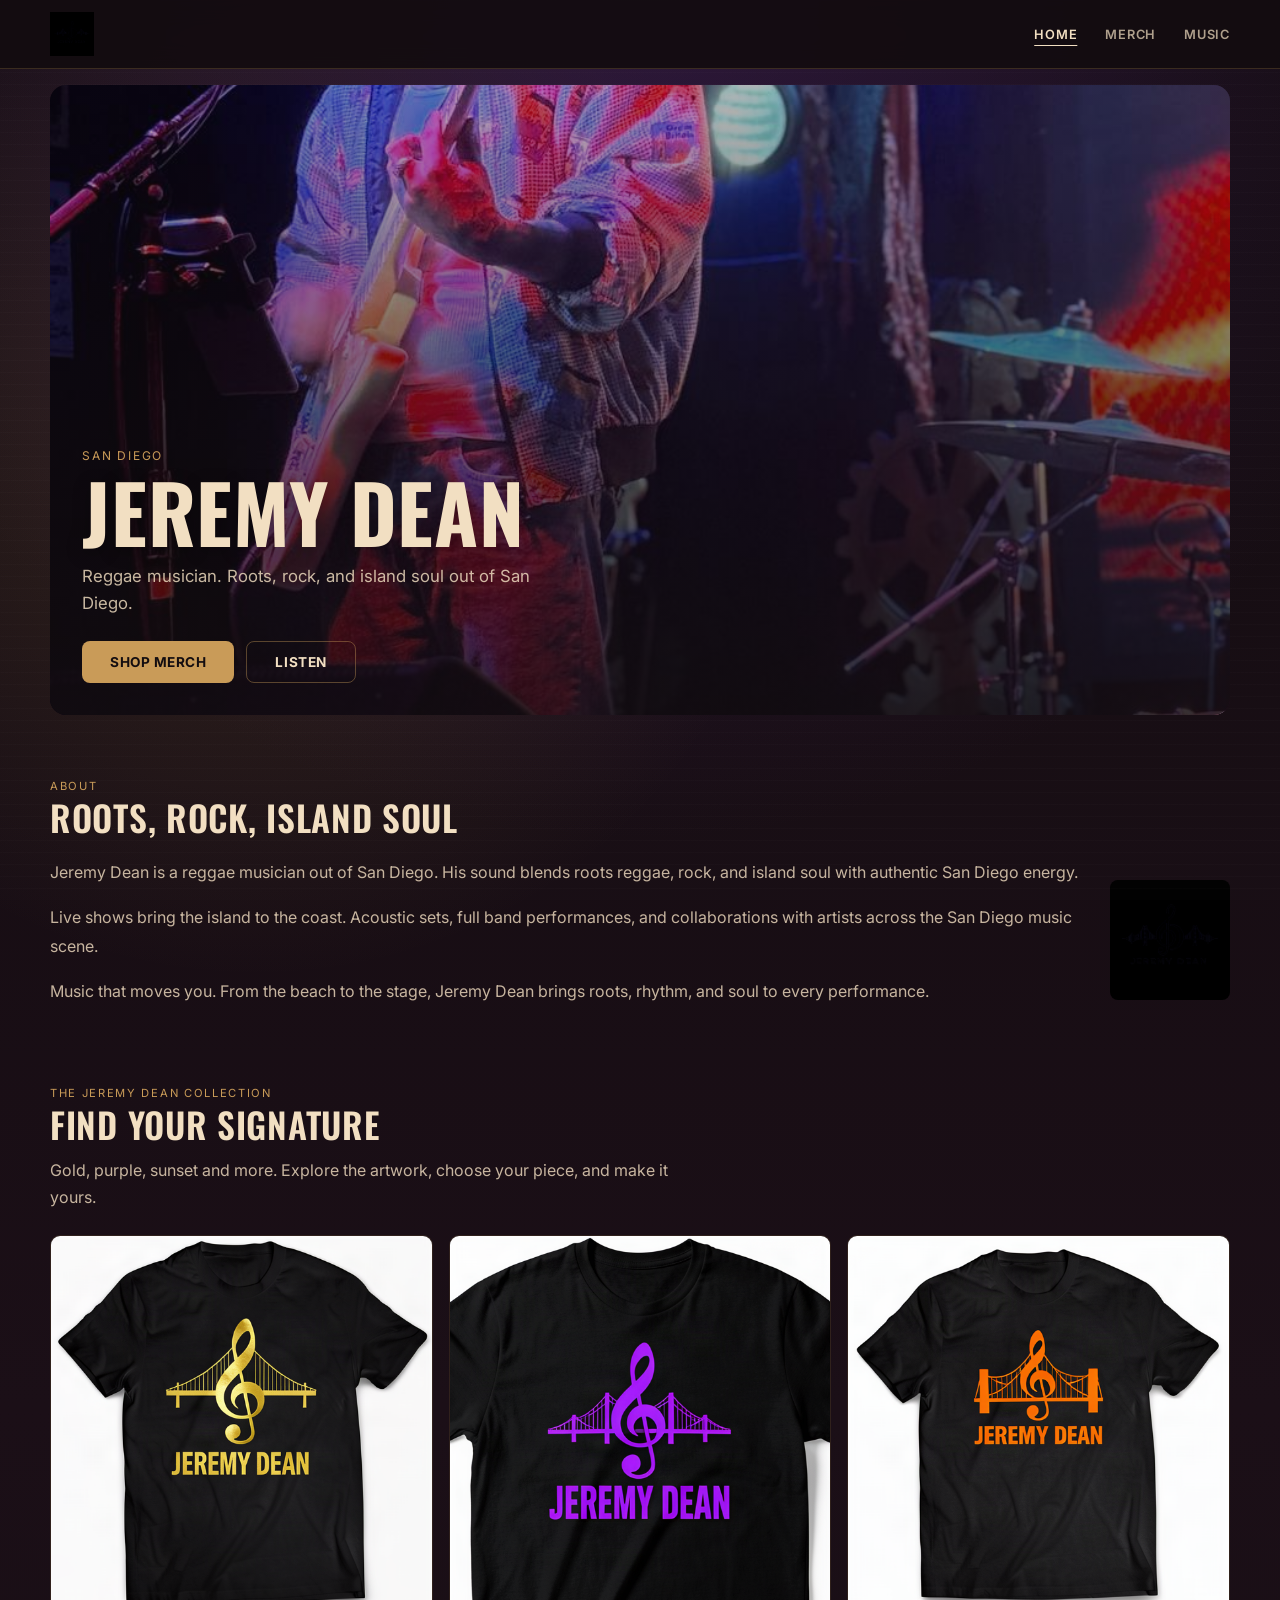
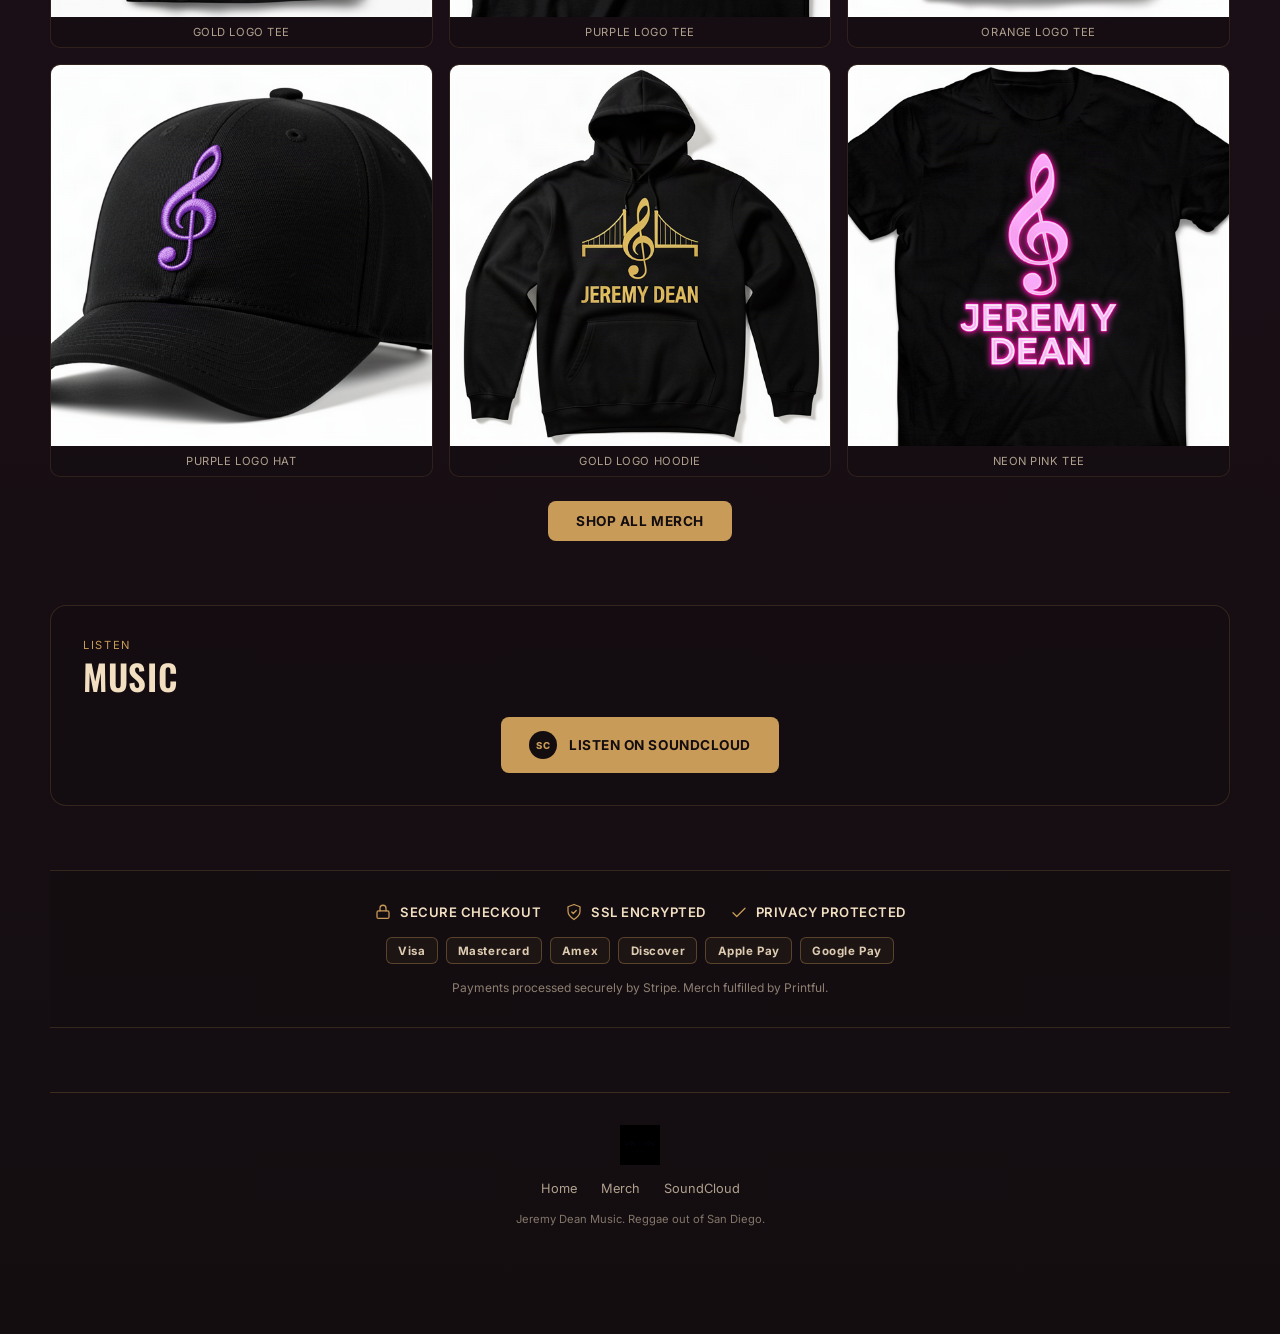
<file: index.html>
<!doctype html>
<html lang="en">
<head>
<meta charset="UTF-8" />
<meta name="viewport" content="width=device-width, initial-scale=1.0" />
<title>Jeremy Dean | Music</title>
<meta name="description" content="Jeremy Dean. Reggae musician out of San Diego. Roots, rock, and island soul." />
<meta property="og:type" content="website" />
<meta property="og:title" content="Jeremy Dean | Music" />
<meta property="og:description" content="Jeremy Dean. Reggae musician out of San Diego. Roots, rock, and island soul." />
<meta property="og:url" content="https://jeremydeanmusic.com" />
<meta property="og:image" content="https://jeremydeanmusic.com/assets/jeremy-dean-live-wide.jpg" />
<link rel="preconnect" href="https://fonts.googleapis.com" />
<link rel="preconnect" href="https://fonts.gstatic.com" crossorigin />
<link href="https://fonts.googleapis.com/css2?family=Inter:wght@400;500;600;700;800&family=Oswald:wght@400;500;600;700&display=swap" rel="stylesheet" />
<link rel="stylesheet" href="flyer.css" />
<link rel="stylesheet" href="site.css" />
<meta http-equiv="Cache-Control" content="no-cache, no-store, must-revalidate">
</head>
<body>

<header class="site-nav">
  <div class="site-nav__inner">
    <a href="/" class="site-nav__logo">
      <img src="assets/jeremy-dean-brand-mark.jpg" alt="Jeremy Dean" />
    </a>
    <nav class="site-nav__links">
      <a href="/" aria-current="page">Home</a>
      <a href="/merch.html">Merch</a>
      <a href="https://on.soundcloud.com/svPY4LJOPZWUl74EOf" target="_blank" rel="noreferrer">Music</a>
    </nav>
  </div>
</header>

<a class="skip-link" href="#main">Skip to content</a>
<main class="site-main" id="main">

  <section class="site-hero">
    <div class="site-hero__bg">
      <img src="assets/jeremy-dean-live-wide.jpg" alt="" />
    </div>
    <div class="site-hero__overlay"></div>
    <div class="site-hero__content">
      <p class="site-hero__kicker">San Diego</p>
      <h1>Jeremy Dean</h1>
      <p class="site-hero__sub">Reggae musician. Roots, rock, and island soul out of San Diego.</p>
      <div class="site-hero__actions">
        <a href="/merch.html" class="site-btn site-btn--primary">Shop Merch</a>
        <a href="https://on.soundcloud.com/svPY4LJOPZWUl74EOf" target="_blank" rel="noreferrer" class="site-btn site-btn--ghost">Listen</a>
      </div>
    </div>
  </section>

  <section class="site-section">
    <div class="site-section__head">
      <p class="site-label">About</p>
      <h2>Roots, rock, island soul</h2>
    </div>
    <div class="site-about">
      <div class="site-about__text">
        <p>Jeremy Dean is a reggae musician out of San Diego. His sound blends roots reggae, rock, and island soul with authentic San Diego energy.</p>
        <p>Live shows bring the island to the coast. Acoustic sets, full band performances, and collaborations with artists across the San Diego music scene.</p>
        <p>Music that moves you. From the beach to the stage, Jeremy Dean brings roots, rhythm, and soul to every performance.</p>
      </div>
      <div class="site-about__logo">
        <img src="assets/jeremy-dean-brand-mark.jpg" alt="Jeremy Dean logo" />
      </div>
    </div>
  </section>


  <section class="site-section">
    <div class="site-section__head">
      <p class="site-label">The Jeremy Dean collection</p>
      <h2>Find your signature</h2>
      <p class="site-collection-copy">Gold, purple, sunset and more. Explore the artwork, choose your piece, and make it yours.</p>
    </div>
    <div class="site-merch-preview">
      <div class="site-merch-grid">
        <a href="/merch.html" class="site-merch-item"><img src="assets/jd-mockup-tee-gold.jpg" alt="Gold Logo Tee" loading="lazy" /><span>Gold Logo Tee</span></a>
        <a href="/merch.html" class="site-merch-item"><img src="assets/jd-mockup-tee-purple.jpg" alt="Purple Logo Tee" /><span>Purple Logo Tee</span></a>
        <a href="/merch.html" class="site-merch-item"><img src="assets/jd-mockup-tee-orange.jpg" alt="Orange Logo Tee" /><span>Orange Logo Tee</span></a>
        <a href="/merch.html" class="site-merch-item"><img src="assets/jd-mockup-hat-purple.jpg" alt="Purple Logo Hat" /><span>Purple Logo Hat</span></a>
        <a href="/merch.html" class="site-merch-item"><img src="assets/jd-mockup-hoodie-gold.jpg" alt="Gold Logo Hoodie" /><span>Gold Logo Hoodie</span></a>
        <a href="/merch.html" class="site-merch-item"><img src="assets/jd-mockup-tee-neonpink.jpg" alt="Neon Pink Tee" /><span>Neon Pink Tee</span></a>
      </div>
      <a href="/merch.html" class="site-btn site-btn--primary">Shop all merch</a>
    </div>
  </section>

  <section class="site-section site-section--dark" id="music">
    <div class="site-section__head">
      <p class="site-label">Listen</p>
      <h2>Music</h2>
    </div>
    <div class="site-music">
      <a href="https://on.soundcloud.com/svPY4LJOPZWUl74EOf" target="_blank" rel="noreferrer" class="site-music__link">
        <span class="site-music__icon">SC</span>
        <span>Listen on SoundCloud</span>
      </a>
    </div>
  </section>

  <section class="site-trust" aria-label="Secure checkout and accepted payment methods">
    <div class="site-trust__inner">
      <div class="site-trust__badges">
        <span class="site-trust__badge">
          <svg viewBox="0 0 24 24" width="18" height="18" fill="none" stroke="currentColor" stroke-width="1.7" stroke-linecap="round" stroke-linejoin="round" aria-hidden="true"><rect x="4" y="10.5" width="16" height="10" rx="2"/><path d="M8 10.5V7a4 4 0 0 1 8 0v3.5"/></svg>
          Secure Checkout
        </span>
        <span class="site-trust__badge">
          <svg viewBox="0 0 24 24" width="18" height="18" fill="none" stroke="currentColor" stroke-width="1.7" stroke-linecap="round" stroke-linejoin="round" aria-hidden="true"><path d="M12 2 4 5v6c0 5 3.5 8 8 11 4.5-3 8-6 8-11V5z"/><path d="m9 12 2 2 4-4"/></svg>
          SSL Encrypted
        </span>
        <span class="site-trust__badge">
          <svg viewBox="0 0 24 24" width="18" height="18" fill="none" stroke="currentColor" stroke-width="1.7" stroke-linecap="round" stroke-linejoin="round" aria-hidden="true"><path d="M20 7 9 18l-5-5"/></svg>
          Privacy Protected
        </span>
      </div>
      <div class="site-trust__cards" aria-label="Accepted payment methods">
        <span class="site-trust__card">Visa</span>
        <span class="site-trust__card">Mastercard</span>
        <span class="site-trust__card">Amex</span>
        <span class="site-trust__card">Discover</span>
        <span class="site-trust__card">Apple&nbsp;Pay</span>
        <span class="site-trust__card">Google&nbsp;Pay</span>
      </div>
      <p class="site-trust__note">Payments processed securely by Stripe. Merch fulfilled by Printful.</p>
    </div>
  </section>

  <footer class="site-footer">
    <div class="site-footer__inner">
      <img src="assets/jeremy-dean-brand-mark.jpg" alt="Jeremy Dean" class="site-footer__logo" />
      <div class="site-footer__links">
        <a href="/">Home</a>
          <a href="/merch.html">Merch</a>
        <a href="https://on.soundcloud.com/svPY4LJOPZWUl74EOf" target="_blank" rel="noreferrer">SoundCloud</a>
      </div>
      <p class="site-footer__copy">Jeremy Dean Music. Reggae out of San Diego.</p>
    </div>
  </footer>

</main>

</body>
</html>
</file>
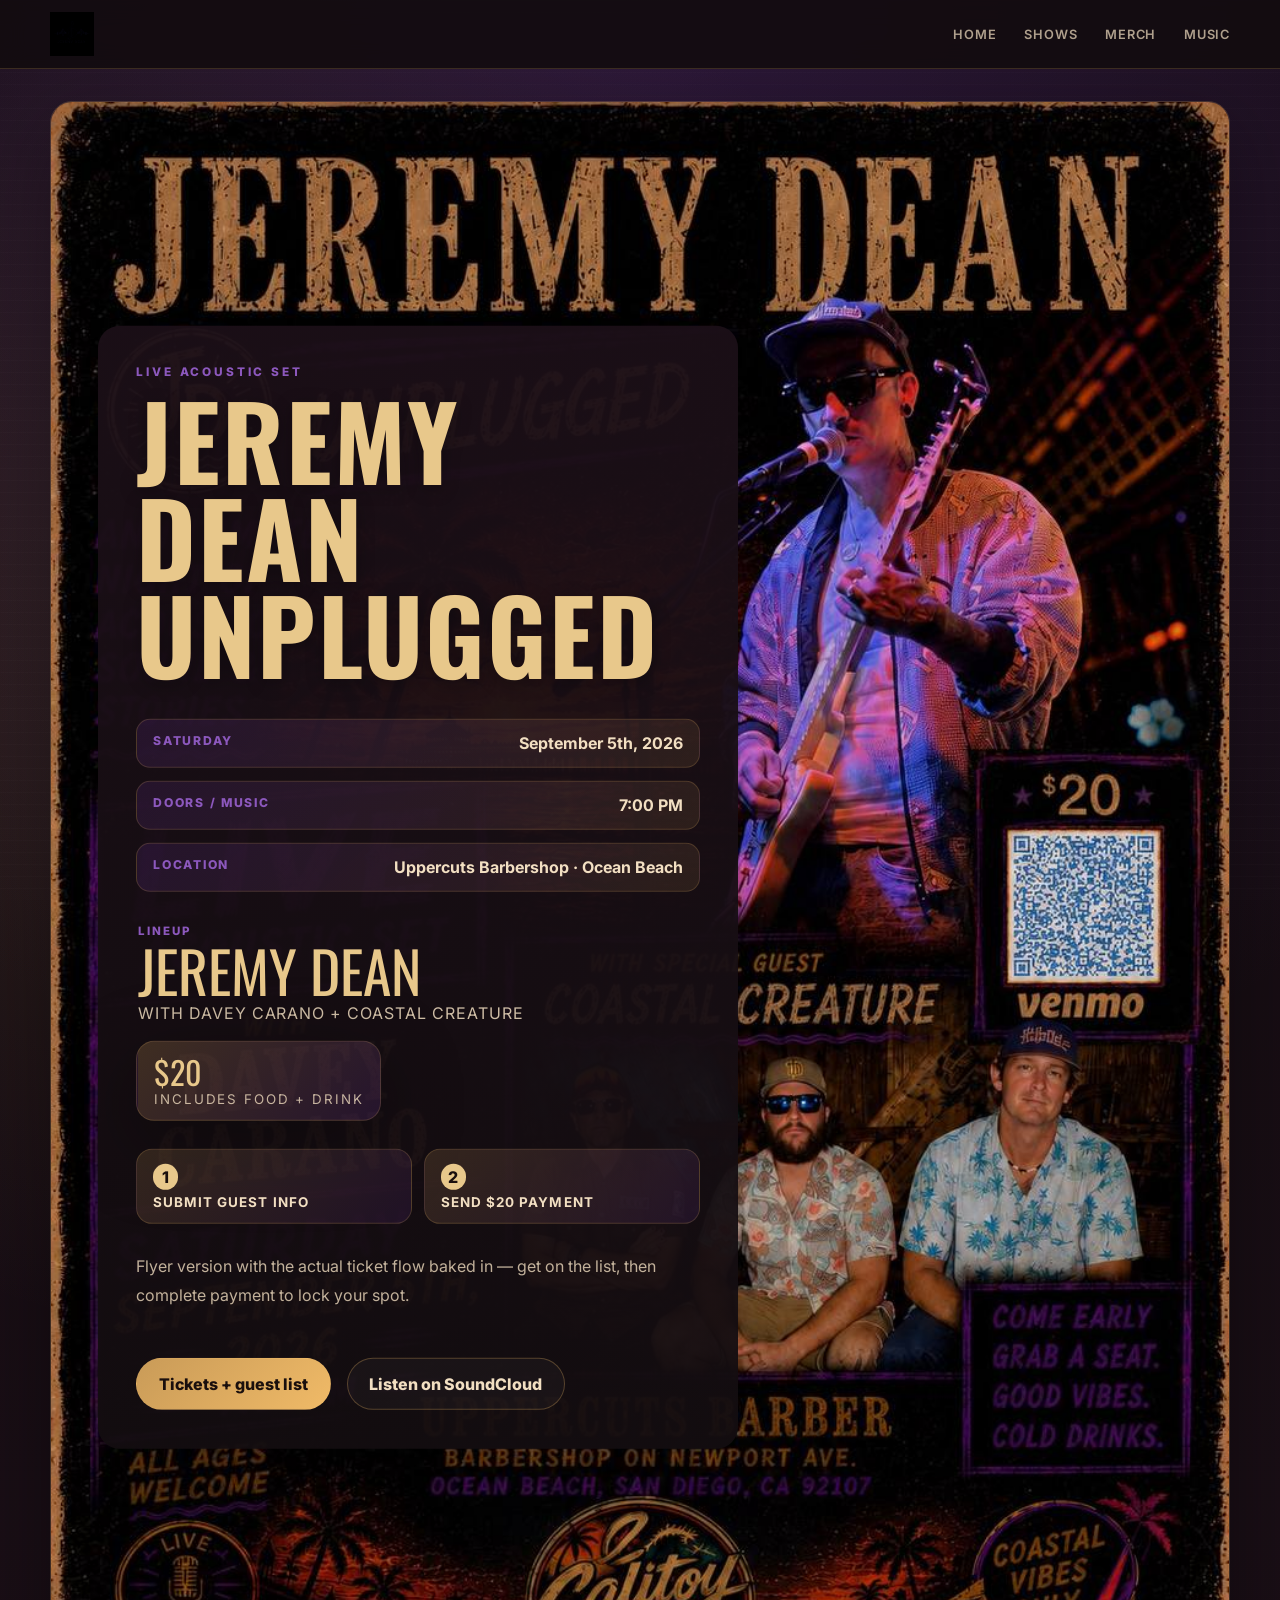
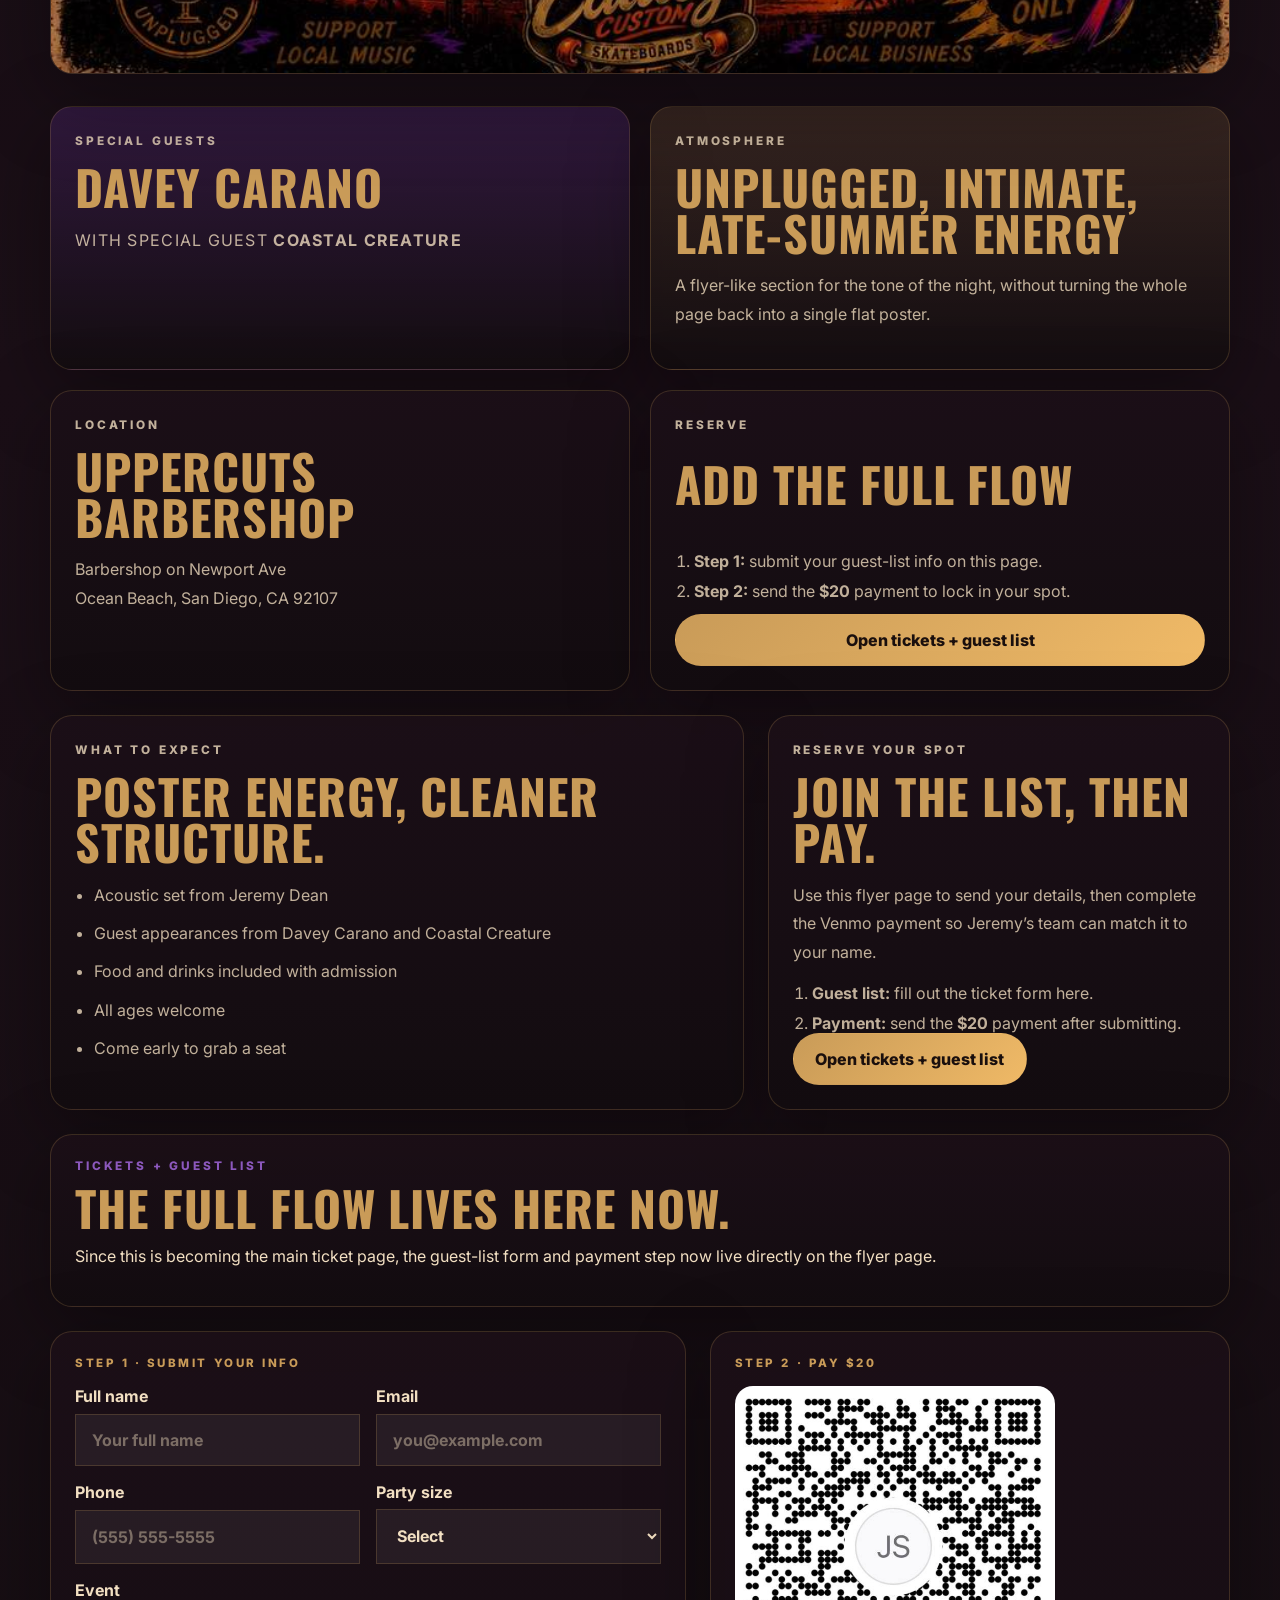
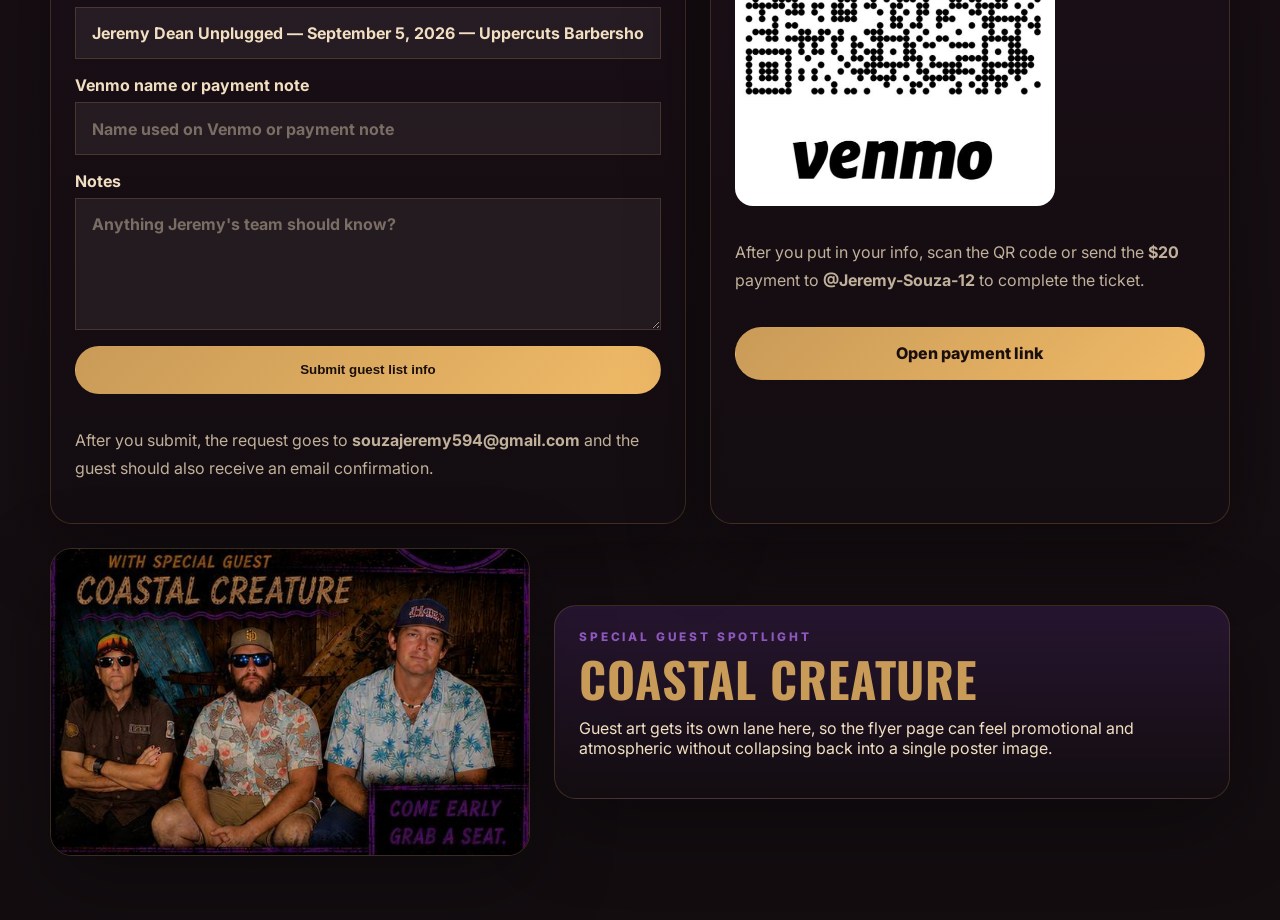
<file: flyer.html>
<!doctype html>
<html lang="en">
  <head>
    <meta charset="UTF-8" />
    <meta name="viewport" content="width=device-width, initial-scale=1.0" />
    <title>Jeremy Dean Unplugged | Flyer Version</title>
    <meta name="description" content="A flyer-style landing page for Jeremy Dean Unplugged with the show details separated into clean sections." />
    <link rel="preconnect" href="https://fonts.googleapis.com" />
    <link rel="preconnect" href="https://fonts.gstatic.com" crossorigin />
    <link href="https://fonts.googleapis.com/css2?family=Inter:wght@400;500;600;700;800&family=Oswald:wght@400;500;600;700&display=swap" rel="stylesheet" />
    <link rel="stylesheet" href="flyer.css?v=20260902-2224" />
    <link rel="stylesheet" href="site.css?v=20260902-2224" />
  <meta http-equiv="Cache-Control" content="no-cache, no-store, must-revalidate">
</head>
  <body>
    <header class="site-nav">
      <div class="site-nav__inner">
        <a href="/" class="site-nav__logo">
          <img src="assets/jeremy-dean-brand-mark.jpg" alt="Jeremy Dean" />
        </a>
        <nav class="site-nav__links">
          <a href="/">Home</a>
          <a href="/flyer.html">Shows</a>
          <a href="/merch.html">Merch</a>
          <a href="https://on.soundcloud.com/svPY4LJOPZWUl74EOf" target="_blank" rel="noreferrer">Music</a>
        </nav>
      </div>
    </header>
    <main class="flyer-page">
      <section class="flyer-hero flyer-hero--posterish flyer-hero--composite">
        <div class="flyer-hero__art flyer-hero__art--stacked">
          <img src="assets/jeremy-dean-unplugged-poster.jpg" alt="Jeremy Dean Unplugged event poster for September 5, 2026 at Uppercuts Barbershop." />
        </div>
        <div class="flyer-hero__content">
          <p class="flyer-kicker">Live acoustic set</p>
          <h1>Jeremy Dean<br />Unplugged</h1>
          <div class="flyer-poster-strips">
            <div class="flyer-strip"><span>Saturday</span><strong>September 5th, 2026</strong></div>
            <div class="flyer-strip"><span>Doors / music</span><strong>7:00 PM</strong></div>
            <div class="flyer-strip"><span>Location</span><strong>Uppercuts Barbershop · Ocean Beach</strong></div>
          </div>
          <div class="flyer-lineup">
            <p class="flyer-lineup__label">Lineup</p>
            <div class="flyer-lineup__headliner">Jeremy Dean</div>
            <div class="flyer-lineup__support">with Davey Carano + Coastal Creature</div>
          </div>
          <div class="flyer-ticket-badge">
            <span>$20</span>
            <small>includes food + drink</small>
          </div>
          <div class="flyer-flow-banner">
            <div><span>1</span><strong>Submit guest info</strong></div>
            <div><span>2</span><strong>Send $20 payment</strong></div>
          </div>
          <p class="flyer-subhead">Flyer version with the actual ticket flow baked in — get on the list, then complete payment to lock your spot.</p>
          <div class="flyer-cta-row">
            <a class="flyer-button flyer-button--primary" href="#tickets">Tickets + guest list</a>
            <a class="flyer-button flyer-button--ghost" href="https://on.soundcloud.com/svPY4LJOPZWUl74EOf" target="_blank" rel="noreferrer">Listen on SoundCloud</a>
          </div>
        </div>
      </section>

      <section class="flyer-grid flyer-grid--posterish">
        <article class="flyer-panel flyer-panel--highlight">
          <p class="flyer-label">Special guests</p>
          <h2>Davey Carano</h2>
          <p class="flyer-panel__support">With special guest <strong>Coastal Creature</strong></p>
        </article>

        <article class="flyer-panel flyer-panel--ghosted">
          <p class="flyer-label">Atmosphere</p>
          <h2>Unplugged, intimate, late-summer energy</h2>
          <p>A flyer-like section for the tone of the night, without turning the whole page back into a single flat poster.</p>
        </article>

        <article class="flyer-panel">
          <p class="flyer-label">Location</p>
          <h2>Uppercuts Barbershop</h2>
          <p>Barbershop on Newport Ave<br />Ocean Beach, San Diego, CA 92107</p>
        </article>

        <article class="flyer-panel flyer-panel--flow">
          <p class="flyer-label">Reserve</p>
          <h2>Add the full flow</h2>
          <ol class="flyer-flow-list">
            <li><strong>Step 1:</strong> submit your guest-list info on this page.</li>
            <li><strong>Step 2:</strong> send the <strong>$20</strong> payment to lock in your spot.</li>
          </ol>
          <a class="flyer-button flyer-button--primary" href="#tickets">Open tickets + guest list</a>
        </article>
      </section>

      <section class="flyer-details">
        <div class="flyer-copy">
          <p class="flyer-label">What to expect</p>
          <h2>Poster energy, cleaner structure.</h2>
          <ul>
            <li>Acoustic set from Jeremy Dean</li>
            <li>Guest appearances from Davey Carano and Coastal Creature</li>
            <li>Food and drinks included with admission</li>
            <li>All ages welcome</li>
            <li>Come early to grab a seat</li>
          </ul>
        </div>
        <div class="flyer-actions-card">
          <p class="flyer-label">Reserve your spot</p>
          <h2>Join the list, then pay.</h2>
          <p>Use this flyer page to send your details, then complete the Venmo payment so Jeremy’s team can match it to your name.</p>
          <ol class="flyer-flow-list">
            <li><strong>Guest list:</strong> fill out the ticket form here.</li>
            <li><strong>Payment:</strong> send the <strong>$20</strong> payment after submitting.</li>
          </ol>
          <a class="flyer-button flyer-button--primary" href="#tickets">Open tickets + guest list</a>
        </div>
      </section>

      <section class="flyer-ticket-section" id="tickets">
        <div class="flyer-ticket-intro">
          <p class="flyer-label">Tickets + guest list</p>
          <h2>The full flow lives here now.</h2>
          <p>Since this is becoming the main ticket page, the guest-list form and payment step now live directly on the flyer page.</p>
        </div>

        <form class="flyer-form" id="guest-list-form" action="https://formsubmit.co/souzajeremy594@gmail.com" method="POST">
          <input type="hidden" name="_subject" value="Jeremy Dean paid ticket / guest list request" />
          <input type="hidden" name="_captcha" value="false" />
          <input type="hidden" name="_template" value="table" />
          <input type="hidden" name="_autoresponse" value="You're on the Jeremy Dean guest list request. We received your info and Jeremy's team will match it with your Venmo payment for the September 5 show at Uppercuts Barbershop." />
          <input type="hidden" name="_next" value="https://jeremydeanmusic.com/flyer.html?submitted=1#tickets" />
          <div class="flyer-form__label">Step 1 · Submit your info</div>
          <div class="flyer-form__grid">
            <label>
              <span>Full name</span>
              <input type="text" name="name" placeholder="Your full name" required />
            </label>
            <label>
              <span>Email</span>
              <input type="email" name="email" placeholder="you@example.com" required />
            </label>
            <label>
              <span>Phone</span>
              <input type="tel" name="phone" placeholder="(555) 555-5555" />
            </label>
            <label>
              <span>Party size</span>
              <select name="party_size" required>
                <option value="">Select</option>
                <option>1</option>
                <option>2</option>
                <option>3</option>
                <option>4</option>
                <option>5+</option>
              </select>
            </label>
          </div>
          <label>
            <span>Event</span>
            <input type="text" name="event" value="Jeremy Dean Unplugged — September 5, 2026 — Uppercuts Barbershop" />
          </label>
          <label>
            <span>Venmo name or payment note</span>
            <input type="text" name="payment_reference" placeholder="Name used on Venmo or payment note" required />
          </label>
          <label>
            <span>Notes</span>
            <textarea name="notes" rows="5" placeholder="Anything Jeremy's team should know?"></textarea>
          </label>
          <button class="flyer-button flyer-button--primary flyer-button--full" type="submit">Submit guest list info</button>
          <p class="flyer-form-note" id="form-status">After you submit, the request goes to <strong>souzajeremy594@gmail.com</strong> and the guest should also receive an email confirmation.</p>
        </form>

        <div class="flyer-payment-card">
          <div class="flyer-form__label">Step 2 · Pay $20</div>
          <img src="assets/jeremy-souza-venmo-qr.jpg" alt="Venmo QR code for Jeremy Souza" class="flyer-payment-card__qr" loading="lazy" />
          <p>After you put in your info, scan the QR code or send the <strong>$20</strong> payment to <strong>@Jeremy-Souza-12</strong> to complete the ticket.</p>
          <a class="flyer-button flyer-button--primary flyer-button--full" href="https://venmo.com/u/Jeremy-Souza-12" target="_blank" rel="noreferrer">Open payment link</a>
        </div>
      </section>

      <section class="flyer-guest-band">
        <div class="flyer-guest-band__image">
          <img src="assets/coastal-creature-guest-card.jpg" alt="Coastal Creature guest promo art with the note Come early grab a seat." />
        </div>
        <div class="flyer-guest-band__copy flyer-guest-band__copy--accent">
          <p class="flyer-label">Special guest spotlight</p>
          <h2>Coastal Creature</h2>
          <p>Guest art gets its own lane here, so the flyer page can feel promotional and atmospheric without collapsing back into a single poster image.</p>
        </div>
      </section>


    </main>
  </body>
</html>
<!-- cache bust 2026-09-02T22:24:00Z -->
</file>
<file: flyer.css>
:root {
  --bg: #130d10;
  --bg-2: #23131f;
  --gold: #c99b58;
  --gold-soft: #e8c88b;
  --purple: #5c2d88;
  --purple-soft: #8c58bd;
  --text: #f2dfc2;
  --muted: rgba(242, 223, 194, 0.78);
  --panel: rgba(24, 13, 19, 0.88);
  --line: rgba(201, 155, 88, 0.22);
  --shadow: 0 24px 80px rgba(0, 0, 0, 0.35);
}

* { box-sizing: border-box; }
body {
  margin: 0;
  font-family: 'Inter', sans-serif;
  color: var(--text);
  background:
    radial-gradient(circle at top, rgba(92, 45, 136, 0.34), transparent 28%),
    radial-gradient(circle at 20% 15%, rgba(201, 155, 88, 0.16), transparent 20%),
    linear-gradient(180deg, #120b0f 0%, #1b0f17 48%, #130d10 100%);
}
body::before {
  content: '';
  position: fixed;
  inset: 0;
  pointer-events: none;
  background:
    linear-gradient(rgba(255,255,255,0.02), rgba(255,255,255,0.02)),
    repeating-linear-gradient(0deg, transparent 0 11px, rgba(255,255,255,0.02) 11px 12px);
  opacity: 0.5;
}
img { display: block; max-width: 100%; }
a { color: inherit; text-decoration: none; }

.flyer-page {
  width: min(1180px, calc(100% - 2rem));
  margin: 0 auto;
  padding: 2rem 0 4rem;
}

.flyer-hero {
  display: grid;
  grid-template-columns: minmax(360px, 430px) minmax(0, 1fr);
  gap: 2rem;
  align-items: center;
}

.flyer-hero--posterish {
  align-items: stretch;
}

@media (min-width: 901px) {
  .flyer-hero {
    grid-template-columns: 1fr;
    gap: 0;
    position: relative;
    align-items: stretch;
  }

  .flyer-hero__art {
    position: relative;
    inset: auto;
    order: 1;
  }

  .flyer-hero__art img {
    width: 100%;
    height: auto;
    min-height: 0;
    object-fit: unset;
    object-position: center top;
    border-radius: 0;
    background: transparent;
  }

  .flyer-hero__content {
    order: 2;
    position: absolute;
    top: 50%;
    left: 3rem;
    transform: translateY(-50%);
    max-width: 640px;
    width: min(640px, calc(100% - 6rem));
    margin: 0;
    z-index: 2;
  }
}

.flyer-hero__art {
  position: relative;
}

.flyer-hero__art img,
.flyer-actions-card,
.flyer-panel,
.flyer-copy {
  border: 1px solid var(--line);
  box-shadow: var(--shadow);
}

.flyer-hero__art img {
  border-radius: 22px;
  overflow: hidden;
}

.flyer-hero__art--stacked {
  display: grid;
  gap: 1rem;
}

.flyer-hero__insert {
  max-width: 280px;
  margin-left: auto;
  border: 1px solid var(--line);
  box-shadow: var(--shadow);
}

.flyer-hero__content,
.flyer-panel,
.flyer-actions-card,
.flyer-copy {
  background: linear-gradient(180deg, rgba(27, 15, 23, 0.95), rgba(19, 13, 16, 0.94));
  border-radius: 22px;
}

.flyer-hero__content {
  padding: 2.4rem;
  display: flex;
  flex-direction: column;
  justify-content: center;
}

.flyer-hero__logo {
  width: min(250px, 66%);
  margin: 0 0 1.25rem;
  filter: brightness(10) saturate(1.65) contrast(1.08);
  opacity: 0.94;
}

.flyer-kicker,
.flyer-label {
  margin: 0 0 0.75rem;
  text-transform: uppercase;
  letter-spacing: 0.24em;
  font-size: 0.74rem;
  font-weight: 800;
  color: var(--purple-soft);
}

h1, h2 {
  margin: 0 0 1rem;
  font-family: 'Oswald', sans-serif;
  text-transform: uppercase;
  line-height: 0.95;
  letter-spacing: 0.02em;
}

h1 {
  font-size: clamp(3.5rem, 8vw, 7rem);
  color: var(--gold-soft);
  text-shadow: 0 4px 18px rgba(0,0,0,0.3);
}

.flyer-ticket-badge {
  display: inline-grid;
  gap: 0.2rem;
  align-self: flex-start;
  margin: 0.35rem 0 0.75rem;
  padding: 0.85rem 1.05rem;
  border-radius: 18px;
  background: linear-gradient(135deg, rgba(201,155,88,0.24), rgba(92,45,136,0.24));
  border: 1px solid var(--line);
  box-shadow: var(--shadow);
}

.flyer-ticket-badge span {
  font-family: 'Oswald', sans-serif;
  font-size: 2rem;
  line-height: 1;
  color: var(--gold-soft);
}

.flyer-ticket-badge small {
  color: var(--muted);
  text-transform: uppercase;
  letter-spacing: 0.14em;
}

.flyer-poster-strips {
  display: grid;
  gap: 0.8rem;
  margin: 1.25rem 0 1rem;
}

.flyer-strip {
  display: flex;
  justify-content: space-between;
  gap: 1rem;
  padding: 0.85rem 1rem;
  border-radius: 14px;
  border: 1px solid var(--line);
  background: linear-gradient(135deg, rgba(92, 45, 136, 0.22), rgba(201, 155, 88, 0.12));
}

.flyer-strip span {
  text-transform: uppercase;
  letter-spacing: 0.14em;
  font-size: 0.76rem;
  color: var(--purple-soft);
  font-weight: 800;
}

.flyer-strip strong {
  color: var(--text);
}

h2 {
  font-size: clamp(1.8rem, 4vw, 3rem);
  color: var(--gold);
}

.flyer-subhead,
.flyer-panel p,
.flyer-copy p,
.flyer-copy li,
.flyer-actions-card p {
  color: var(--muted);
  line-height: 1.8;
}

.flyer-flow-banner {
  display: grid;
  grid-template-columns: repeat(2, minmax(0, 1fr));
  gap: 0.8rem;
  margin: 1rem 0 0.75rem;
}

.flyer-flow-banner div {
  display: grid;
  gap: 0.25rem;
  padding: 0.85rem 0.95rem;
  border-radius: 16px;
  border: 1px solid var(--line);
  background: linear-gradient(135deg, rgba(201, 155, 88, 0.18), rgba(92, 45, 136, 0.18));
}

.flyer-flow-banner span {
  width: 1.6rem;
  height: 1.6rem;
  display: inline-flex;
  align-items: center;
  justify-content: center;
  border-radius: 999px;
  background: var(--gold-soft);
  color: #1a0f0d;
  font-weight: 800;
}

.flyer-flow-banner strong {
  text-transform: uppercase;
  letter-spacing: 0.08em;
  font-size: 0.84rem;
}

.flyer-lineup {
  margin: 1rem 0 0.75rem;
  padding-left: 0.1rem;
}

.flyer-lineup__label {
  margin: 0 0 0.4rem;
  text-transform: uppercase;
  letter-spacing: 0.18em;
  font-size: 0.72rem;
  color: var(--purple-soft);
  font-weight: 800;
}

.flyer-lineup__headliner {
  font-family: 'Oswald', sans-serif;
  text-transform: uppercase;
  font-size: clamp(2.1rem, 5vw, 3.6rem);
  line-height: 0.92;
  color: var(--gold-soft);
}

.flyer-lineup__support {
  margin-top: 0.4rem;
  font-size: 1rem;
  letter-spacing: 0.06em;
  text-transform: uppercase;
  color: rgba(242, 223, 194, 0.84);
}

.flyer-cta-row {
  display: flex;
  gap: 1rem;
  flex-wrap: wrap;
  margin-top: 2rem;
}

.flyer-button {
  display: inline-flex;
  align-items: center;
  justify-content: center;
  border-radius: 999px;
  padding: 0.95rem 1.35rem;
  border: 1px solid transparent;
  font-weight: 800;
}

.flyer-button--primary {
  background: linear-gradient(135deg, var(--gold), #f0ba67);
  color: #1a0f0d;
}

.flyer-button--ghost {
  border-color: rgba(201, 155, 88, 0.35);
  background: rgba(255, 255, 255, 0.03);
}

.flyer-button--full {
  width: 100%;
}

.flyer-ticket-section {
  display: grid;
  grid-template-columns: minmax(0, 1.1fr) minmax(280px, 0.9fr);
  gap: 1.5rem;
  margin-top: 1.5rem;
}

.flyer-ticket-intro,
.flyer-form,
.flyer-payment-card {
  border-radius: 22px;
  border: 1px solid var(--line);
  box-shadow: var(--shadow);
  background: linear-gradient(180deg, rgba(27, 15, 23, 0.95), rgba(19, 13, 16, 0.94));
}

.flyer-ticket-intro {
  grid-column: 1 / -1;
  padding: 1.5rem;
}

.flyer-form,
.flyer-payment-card {
  padding: 1.5rem;
}

.flyer-form {
  display: grid;
  gap: 1rem;
}

.flyer-form__label {
  text-transform: uppercase;
  letter-spacing: 0.22em;
  font-size: 0.72rem;
  color: var(--gold);
  font-weight: 800;
}

.flyer-form__grid {
  display: grid;
  grid-template-columns: repeat(2, minmax(0, 1fr));
  gap: 1rem;
}

.flyer-form label {
  display: grid;
  gap: 0.45rem;
  font-weight: 700;
}

.flyer-form input,
.flyer-form select,
.flyer-form textarea {
  width: 100%;
  border: 1px solid rgba(201, 155, 88, 0.22);
  background: rgba(255,255,255,0.06);
  color: var(--text);
  padding: 0.95rem 1rem;
  font: inherit;
}

.flyer-form input::placeholder,
.flyer-form textarea::placeholder {
  color: rgba(242, 223, 194, 0.42);
}

.flyer-form textarea {
  resize: vertical;
}

.flyer-form-note,
.flyer-payment-card p {
  color: var(--muted);
  line-height: 1.8;
}

.flyer-payment-card {
  display: grid;
  gap: 1rem;
  align-content: start;
}

.flyer-payment-card__poster {
  width: 100%;
  border-radius: 18px;
  border: 1px solid var(--line);
  box-shadow: var(--shadow);
}

.flyer-payment-card__qr {
  width: min(100%, 320px);
  background: #fff;
  padding: 0.5rem;
  border-radius: 18px;
}

.flyer-pay-card {
  display: grid;
  grid-template-columns: minmax(280px, 420px) minmax(0, 1fr);
  gap: 1.5rem;
  align-items: center;
  margin-top: 2rem;
}

.flyer-pay-card__art img,
.flyer-pay-card__copy {
  border-radius: 22px;
  border: 1px solid var(--line);
  box-shadow: var(--shadow);
}

.flyer-pay-card__art img {
  width: 100%;
}

.flyer-pay-card__copy {
  padding: 1.7rem;
  background: linear-gradient(180deg, rgba(92, 45, 136, 0.2), rgba(19, 13, 16, 0.94));
}

.flyer-grid {
  display: grid;
  grid-template-columns: repeat(2, minmax(0, 1fr));
  gap: 1.25rem;
  margin-top: 2rem;
}

.flyer-grid--posterish .flyer-panel--highlight {
  background: linear-gradient(180deg, rgba(92, 45, 136, 0.34), rgba(19, 13, 16, 0.94));
}

.flyer-panel__support {
  font-size: 1rem;
  text-transform: uppercase;
  letter-spacing: 0.08em;
}

.flyer-flow-list {
  margin: 1rem 0 0;
  padding-left: 1.2rem;
  color: var(--muted);
}

.flyer-flow-list li + li {
  margin-top: 0.6rem;
}

.flyer-panel--flow {
  display: grid;
  gap: 0.8rem;
}

.flyer-panel--ghosted {
  background: linear-gradient(180deg, rgba(201, 155, 88, 0.16), rgba(19, 13, 16, 0.94));
}

.flyer-panel--guest-card {
  display: grid;
  gap: 1rem;
  align-content: start;
}

.flyer-panel__image {
  width: 100%;
  border-radius: 18px;
  border: 1px solid var(--line);
  box-shadow: var(--shadow);
}

.flyer-panel,
.flyer-copy,
.flyer-actions-card {
  padding: 1.5rem;
}

.flyer-details {
  display: grid;
  grid-template-columns: minmax(0, 1.2fr) minmax(280px, 0.8fr);
  gap: 1.5rem;
  margin-top: 1.5rem;
}

.flyer-guest-band {
  display: grid;
  grid-template-columns: minmax(320px, 480px) minmax(0, 1fr);
  gap: 1.5rem;
  align-items: center;
  margin-top: 1.5rem;
}

.flyer-guest-band__image img {
  border-radius: 22px;
  border: 1px solid var(--line);
  box-shadow: var(--shadow);
}

.flyer-guest-band__copy {
  padding: 1.5rem;
  border-radius: 22px;
  border: 1px solid var(--line);
  box-shadow: var(--shadow);
  background: linear-gradient(180deg, rgba(27, 15, 23, 0.95), rgba(19, 13, 16, 0.94));
}

.flyer-guest-band__copy--accent {
  background: linear-gradient(180deg, rgba(92, 45, 136, 0.26), rgba(19, 13, 16, 0.94));
}

.flyer-full-poster {
  margin-top: 1.5rem;
  padding: 1.5rem;
  border-radius: 22px;
  border: 1px solid var(--line);
  box-shadow: var(--shadow);
  background: linear-gradient(180deg, rgba(27, 15, 23, 0.95), rgba(19, 13, 16, 0.94));
}

.flyer-full-poster__image {
  width: 100%;
  border-radius: 18px;
  border: 1px solid var(--line);
  box-shadow: var(--shadow);
}

.flyer-footer {
  margin-top: 1.5rem;
  padding: 1rem 0 0.25rem;
  text-align: center;
  display: grid;
  gap: 0.35rem;
}

.flyer-footer__label {
  color: var(--muted);
  text-transform: uppercase;
  letter-spacing: 0.14em;
  font-size: 0.68rem;
}

.flyer-footer a {
  color: var(--gold-soft);
  text-transform: uppercase;
  letter-spacing: 0.14em;
  font-size: 0.78rem;
}

.flyer-footer__sponsor-link {
  display: inline-flex;
  justify-content: center;
}

.flyer-footer__sponsor-image {
  width: min(100%, 320px);
  border-radius: 22px;
  border: 1px solid var(--line);
  box-shadow: var(--shadow);
}

.flyer-footer__sponsor-image--calitoy {
  width: min(100%, 132px);
  border: 0;
  border-radius: 8px;
  box-shadow: none;
  opacity: 0.58;
  transition: opacity 0.2s ease;
}

.flyer-footer__sponsor-link:hover .flyer-footer__sponsor-image--calitoy {
  opacity: 0.82;
}

.flyer-copy ul {
  margin: 1rem 0 0;
  padding-left: 1.2rem;
}

.flyer-copy li + li {
  margin-top: 0.6rem;
}

@media (max-width: 900px) {
  .flyer-pay-card,
  .flyer-ticket-section,
  .flyer-hero,
  .flyer-grid,
  .flyer-details,
  .flyer-guest-band {
    grid-template-columns: 1fr;
  }

  .flyer-form__grid,
  .flyer-flow-banner {
    grid-template-columns: 1fr;
  }

  .flyer-strip {
    flex-direction: column;
    align-items: flex-start;
  }

  .flyer-page {
    width: min(100%, calc(100% - 1rem));
    padding-top: 1rem;
  }

  .flyer-hero__content,
  .flyer-panel,
  .flyer-copy,
  .flyer-actions-card {
    padding: 1.2rem;
  }

  .flyer-ticket-badge {
    width: 100%;
  }

  .flyer-lineup__support {
    letter-spacing: 0.04em;
  }
}
</file>
<file: site.css>
/* Jeremy Dean site navigation + layout */

.site-nav {
  position: sticky;
  top: 0;
  z-index: 100;
  background: rgba(19, 13, 16, 0.92);
  backdrop-filter: blur(12px);
  border-bottom: 1px solid rgba(201, 155, 88, 0.22);
}
.site-nav__inner {
  width: min(1180px, calc(100% - 2rem));
  margin: 0 auto;
  display: flex;
  align-items: center;
  justify-content: space-between;
  padding: 0.75rem 0;
  gap: 1rem;
}
.site-nav__logo img {
  height: 44px;
  width: auto;
}
.site-nav__links {
  display: flex;
  gap: 1.75rem;
  font-size: 0.8rem;
  font-weight: 600;
  letter-spacing: 0.06em;
  text-transform: uppercase;
}
.site-nav__links a {
  color: rgba(242, 223, 194, 0.7);
  transition: color 0.2s;
}
.site-nav__links a:hover {
  color: #c99b58;
}

.site-main {
  width: min(1180px, calc(100% - 2rem));
  margin: 0 auto;
  padding: 0 0 4rem;
}

/* Hero */
.site-hero {
  position: relative;
  height: 70vh;
  min-height: 420px;
  border-radius: 16px;
  overflow: hidden;
  margin-bottom: 4rem;
}
.site-hero__bg {
  position: absolute;
  inset: 0;
  z-index: 0;
}
.site-hero__bg img {
  width: 100%;
  height: 100%;
  object-fit: cover;
  object-position: center;
}
.site-hero__overlay {
  position: absolute;
  inset: 0;
  z-index: 1;
  background: linear-gradient(180deg, rgba(19, 13, 16, 0.3) 0%, rgba(19, 13, 16, 0.85) 100%);
}
.site-hero__content {
  position: relative;
  z-index: 2;
  display: flex;
  flex-direction: column;
  justify-content: flex-end;
  height: 100%;
  padding: 2rem;
}
.site-hero__kicker {
  font-size: 0.75rem;
  text-transform: uppercase;
  letter-spacing: 0.15em;
  color: #c99b58;
  margin-bottom: 0.5rem;
}
.site-hero h1 {
  font-family: 'Oswald', sans-serif;
  font-size: clamp(2.5rem, 7vw, 5rem);
  font-weight: 700;
  letter-spacing: 0.01em;
  line-height: 1;
  margin: 0 0 0.75rem;
  color: #f2dfc2;
}
.site-hero__sub {
  font-size: 1.05rem;
  color: rgba(242, 223, 194, 0.82);
  max-width: 480px;
  line-height: 1.6;
  margin: 0 0 1.5rem;
}
.site-hero__actions {
  display: flex;
  gap: 0.75rem;
  flex-wrap: wrap;
}

/* Buttons */
.site-btn {
  display: inline-flex;
  align-items: center;
  padding: 12px 28px;
  border-radius: 8px;
  font-weight: 700;
  font-size: 0.85rem;
  letter-spacing: 0.04em;
  text-transform: uppercase;
  transition: transform 0.15s, background 0.15s;
}
.site-btn--primary {
  background: #c99b58;
  color: #130d10;
}
.site-btn--primary:hover {
  transform: translateY(-2px);
  background: #e8c88b;
}
.site-btn--ghost {
  background: transparent;
  border: 1px solid rgba(201, 155, 88, 0.4);
  color: #f2dfc2;
}
.site-btn--ghost:hover {
  border-color: #c99b58;
  color: #c99b58;
}

/* Sections */
.site-section {
  margin-bottom: 4rem;
}
.site-section--dark {
  background: rgba(19, 13, 16, 0.6);
  border: 1px solid rgba(201, 155, 88, 0.18);
  border-radius: 16px;
  padding: 2rem;
}
.site-section__head {
  margin-bottom: 1.5rem;
}
.site-label {
  font-size: 0.7rem;
  text-transform: uppercase;
  letter-spacing: 0.15em;
  color: #c99b58;
  margin: 0 0 0.5rem;
}
.site-section h2 {
  font-family: 'Oswald', sans-serif;
  font-size: clamp(1.5rem, 4vw, 2.2rem);
  font-weight: 600;
  margin: 0;
  color: #f2dfc2;
}

/* About */
.site-about {
  display: grid;
  grid-template-columns: 1fr auto;
  gap: 2rem;
  align-items: center;
}
.site-about__text p {
  color: rgba(242, 223, 194, 0.8);
  line-height: 1.8;
  margin: 0 0 1rem;
}
.site-about__logo img {
  height: 120px;
  width: auto;
  border-radius: 8px;
}
@media (max-width: 700px) {
  .site-about {
    grid-template-columns: 1fr;
  }
  .site-about__logo {
    display: none;
  }
}

/* Show card */
.site-show-card {
  display: grid;
  grid-template-columns: 300px 1fr;
  gap: 2rem;
  align-items: start;
}
.site-show-card__art img {
  width: 100%;
  border-radius: 12px;
}
.site-show-strip {
  display: flex;
  justify-content: space-between;
  padding: 0.6rem 0;
  border-bottom: 1px solid rgba(201, 155, 88, 0.14);
  font-size: 0.9rem;
}
.site-show-strip span {
  color: rgba(242, 223, 194, 0.6);
  font-size: 0.8rem;
  text-transform: uppercase;
  letter-spacing: 0.08em;
}
.site-show-strip strong {
  color: #f2dfc2;
}
.site-show-card__info .site-btn {
  margin-top: 1rem;
}
@media (max-width: 700px) {
  .site-show-card {
    grid-template-columns: 1fr;
  }
}

/* Merch preview */
.site-merch-preview {
  text-align: center;
}
.site-merch-grid {
  display: grid;
  grid-template-columns: repeat(3, 1fr);
  gap: 1rem;
  margin-bottom: 1.5rem;
}
@media (max-width: 700px) {
  .site-merch-grid {
    grid-template-columns: repeat(2, 1fr);
  }
}
.site-merch-item {
  background: rgba(19, 13, 16, 0.5);
  border: 1px solid rgba(201, 155, 88, 0.14);
  border-radius: 10px;
  overflow: hidden;
  display: block;
  text-decoration: none;
  color: inherit;
  transition: transform 0.15s, border-color 0.15s;
}
.site-merch-item:hover {
  transform: translateY(-3px);
  border-color: rgba(201, 155, 88, 0.4);
}
.site-merch-item img {
  width: 100%;
  aspect-ratio: 1;
  object-fit: cover;
}
.site-merch-item span {
  display: block;
  padding: 0.5rem;
  font-size: 0.7rem;
  color: rgba(242, 223, 194, 0.7);
  text-transform: uppercase;
  letter-spacing: 0.05em;
}

/* Music */
.site-music {
  text-align: center;
}
.site-music__link {
  display: inline-flex;
  align-items: center;
  gap: 0.75rem;
  padding: 14px 28px;
  background: #c99b58;
  color: #130d10;
  border-radius: 8px;
  font-weight: 700;
  font-size: 0.85rem;
  text-transform: uppercase;
  letter-spacing: 0.04em;
  transition: transform 0.15s;
}
.site-music__link:hover {
  transform: translateY(-2px);
}
.site-music__icon {
  background: #130d10;
  color: #c99b58;
  width: 28px;
  height: 28px;
  display: flex;
  align-items: center;
  justify-content: center;
  border-radius: 50%;
  font-size: 0.6rem;
  font-weight: 800;
}

/* Footer */
.site-footer {
  border-top: 1px solid rgba(201, 155, 88, 0.22);
  margin-top: 4rem;
  padding: 2rem 0;
}
.site-footer__inner {
  width: min(1180px, calc(100% - 2rem));
  margin: 0 auto;
  text-align: center;
}
.site-footer__logo {
  height: 40px;
  margin: 0 auto 1rem;
}
.site-footer__links {
  display: flex;
  gap: 1.5rem;
  justify-content: center;
  margin-bottom: 1rem;
  flex-wrap: wrap;
}
.site-footer__links a {
  font-size: 0.8rem;
  color: rgba(242, 223, 194, 0.7);
  transition: color 0.2s;
}
.site-footer__links a:hover {
  color: #c99b58;
}
.site-footer__copy {
  font-size: 0.7rem;
  color: rgba(242, 223, 194, 0.5);
}

/* Payment trust strip */
.site-trust {
  background: rgba(19, 13, 16, 0.6);
  border-top: 1px solid rgba(201, 155, 88, 0.18);
  border-bottom: 1px solid rgba(201, 155, 88, 0.18);
  padding: 2rem 1rem;
}
.site-trust__inner {
  width: min(1180px, calc(100% - 2rem));
  margin: 0 auto;
  display: flex;
  flex-direction: column;
  align-items: center;
  gap: 1rem;
  text-align: center;
}
.site-trust__badges {
  display: flex;
  flex-wrap: wrap;
  justify-content: center;
  gap: 1.5rem;
}
.site-trust__badge {
  display: inline-flex;
  align-items: center;
  gap: 0.5rem;
  color: #f2dfc2;
  font-size: 0.82rem;
  font-weight: 600;
  letter-spacing: 0.04em;
  text-transform: uppercase;
}
.site-trust__badge svg { color: #c99b58; flex-shrink: 0; }
.site-trust__cards {
  display: flex;
  flex-wrap: wrap;
  justify-content: center;
  gap: 0.5rem;
}
.site-trust__card {
  display: inline-flex;
  align-items: center;
  padding: 0.35rem 0.7rem;
  border: 1px solid rgba(201, 155, 88, 0.35);
  border-radius: 6px;
  background: rgba(201, 155, 88, 0.06);
  color: rgba(242, 223, 194, 0.9);
  font-size: 0.72rem;
  font-weight: 700;
  letter-spacing: 0.05em;
}
.site-trust__note {
  color: rgba(242, 223, 194, 0.55);
  font-size: 0.75rem;
  margin: 0;
}
@media (max-width: 560px) {
  .site-trust__badges { gap: 1rem; }
  .site-trust__badge { font-size: 0.72rem; }
}

/* Collection refresh */
.skip-link { position: fixed; top: -100px; left: 1rem; z-index: 2000; background: #fff; color: #14110f; padding: .8rem 1.2rem; border-radius: 6px; }
.skip-link:focus { top: 1rem; }
a:focus-visible, button:focus-visible { outline: 3px solid #c99b58; outline-offset: 4px; }
.site-nav__links a[aria-current="page"] { color: #f2dfc2; text-decoration: underline; text-underline-offset: 6px; }
.site-collection-copy { color: rgba(242,223,194,.8); line-height: 1.7; max-width: 640px; margin-top: 1rem; }
.site-hero { margin-top: 1rem; }
.design-card, .attire-card { font: inherit; color: inherit; text-align: center; }
.design-card__name { display: block; }
.shop-status { max-width: 600px; margin: 1rem auto; color: #8b2d20; font-weight: 600; line-height: 1.6; }
.shop-status:empty { display: none; }
@media (max-width: 560px) { .site-nav__links { gap: 1rem; } .site-hero__content { padding: 1.5rem; } }
@media (prefers-reduced-motion: reduce) { html { scroll-behavior: auto; } *, *::before, *::after { transition: none !important; animation: none !important; } }
</file>
